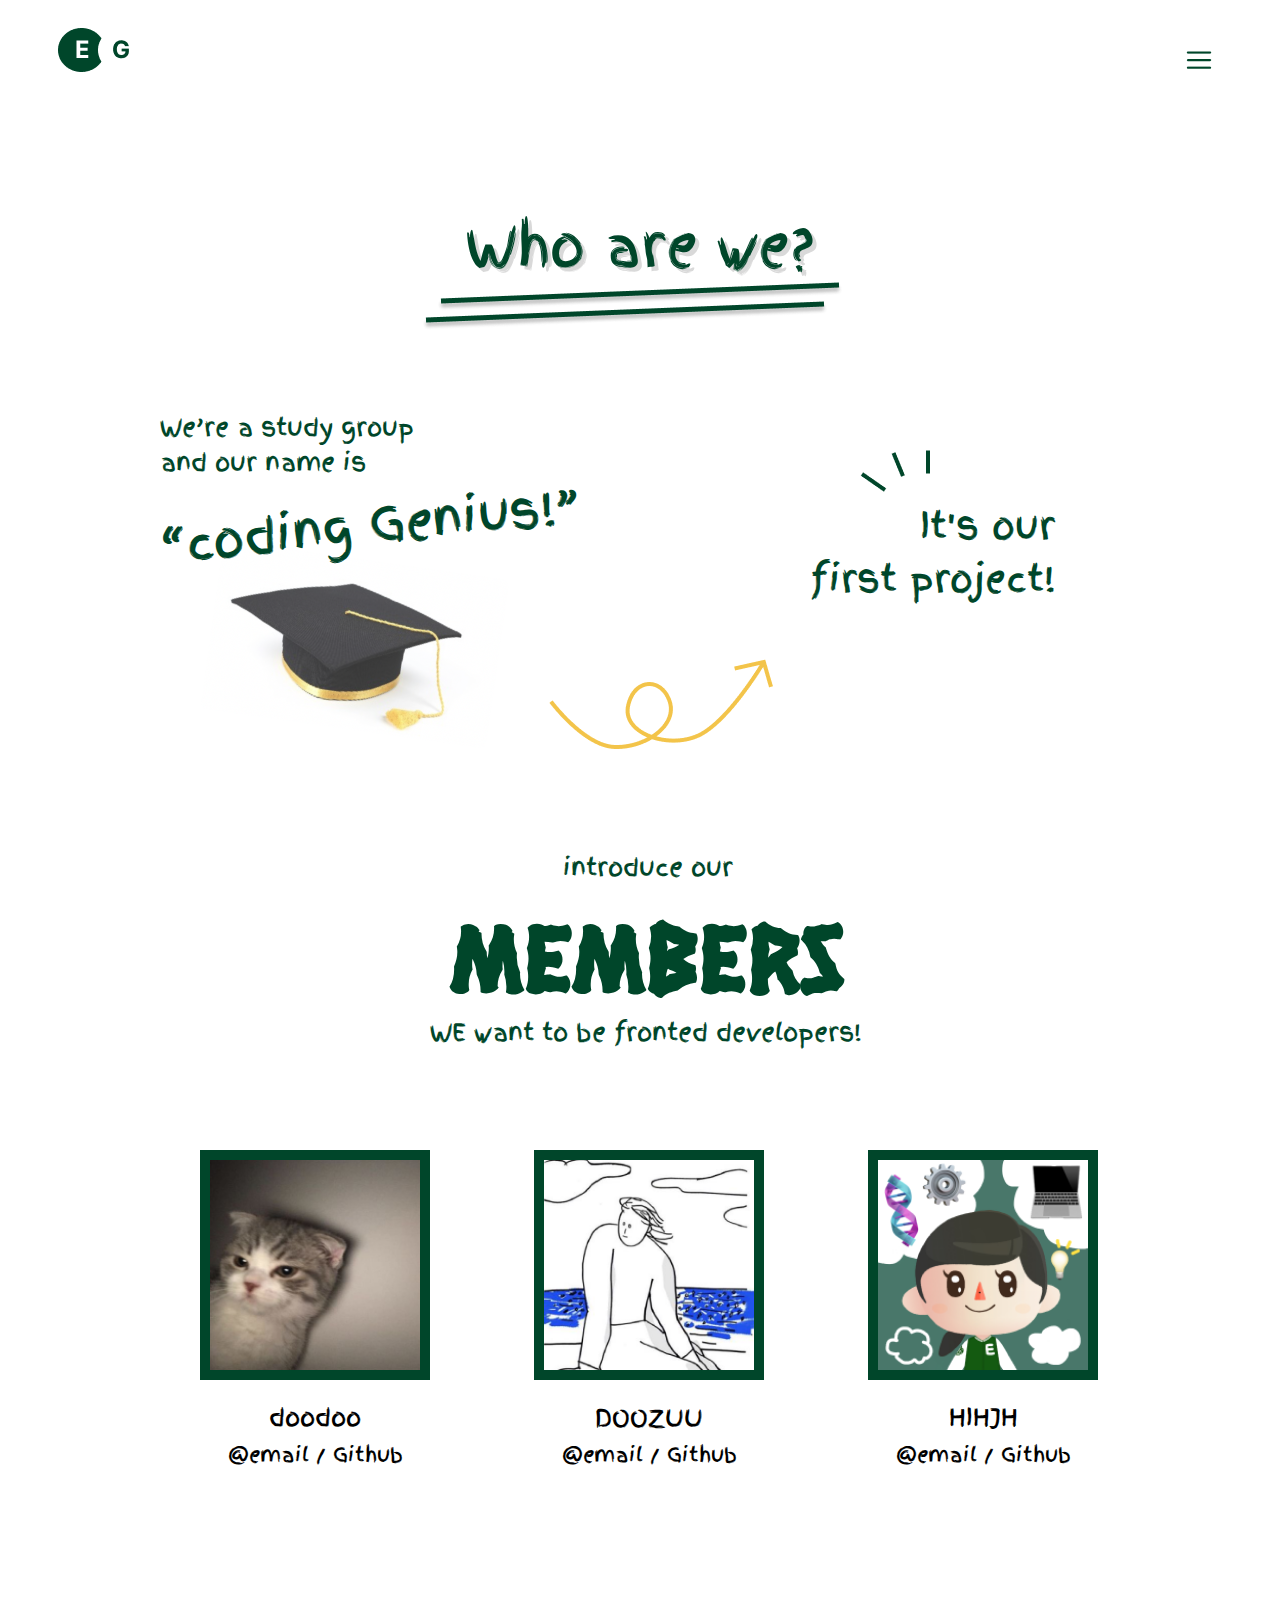
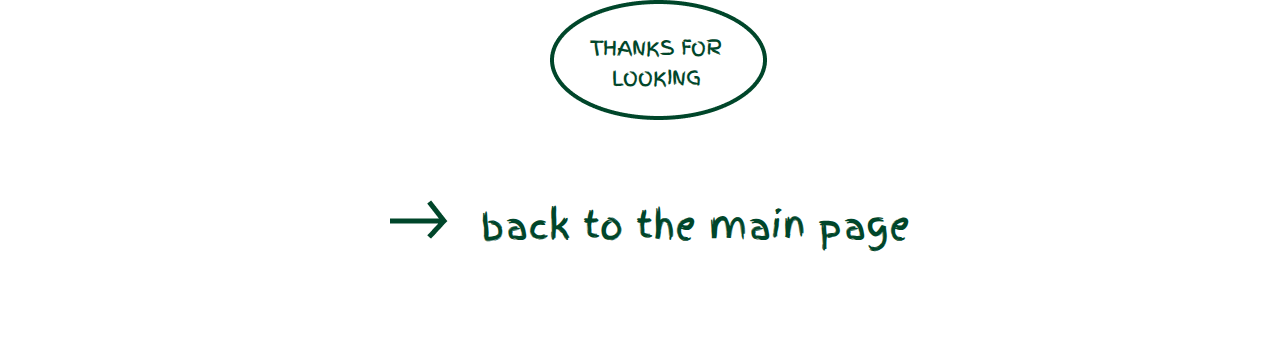
<file: HTML/about_us.html>
<!DOCTYPE html>
<html lang="en">
<head>
    <meta charset="UTF-8">
    <meta http-equiv="X-UA-Compatible" content="IE=edge">
    <meta name="viewport" content="width=device-width, initial-scale=1.0">
    <title>About Us</title>
    <link rel="stylesheet" href="../CSS/about_us.css">
</head>
<body>

    <!-- nav -->
    <nav class="menu_bar">
        <a href="./index.html"><img src="../img/logo.png" alt="logo" id="logo"></a>
        <ul class="menu_list">
            <button id="pop_btn"><li><img src="../img/menu.png" alt=""></li></button>
        </ul>
    </nav>
    <div id="popup">
        <a href="./form_input.html"><h2>공구 신청하기</h2></a>
        <hr>
        <a href="./form_list.html"><h2>진행중인 공구</h2></a>
        <hr>
    <h2>종료된 공구</h2>
    <ul>
        <a href="./clothes_list.html"><li>의류</li></a>
        <br>
        <a href="./accessory_list.html"><li>악세서리</li></a>
    </ul>
    <hr>
    <a href="./about_us.html"><h2>About Us</h2></a>
    </div>

    <div class="main">Who are we? </div>
    <div class="mainLine"><img src="../img/Vector 12.png"></div>
    <div class="mainLine2"><img src="../img/Vector 12.png"></div>

    <div class="weare">We’re a study group<br>and our name is</div>
    <div class="cg">“coding Genius!”</div>
    <div class="img"><img src="../img/학사모.png"><img src="../img/화살표.png"></div>

    <div class="line3"><img src="../img/line3.png"></div>
    <div class="first">It's our<br>first project!</div>
    <div class="intro">introduce our</div>
    <div class="member">MEMBERS</div>
    <div class="front">WE want to be fronted developers!</div>
    <div class="pro">
    <div class="profile"><img src="../img/profile 1.png"><div class="name">doodoo</div><div class="link">@email / Github</div></div>
    <div class="profile"><img src="../img/profile 2.png"><div class="name">DOOZUU</div><div class="link">@email / Github</div></div>
    <div class="profile"><img src="../img/profile 3.png"><div class="name">HIHJH</div><div class="link">@email / Github</div></div>
    </div>
    <div class="circle"><img src="../img/Ellipse 18.png"></div>
    <div class="thank">THANKS FOR<br>LOOKING</div>
    <div class="backto" onClick="location.href='./index.html'"><img src="../img/Vector 11.png"> back to the main page</div>
    <script src="../JS/about_us.js"></script>
</body>
</html>
</file>
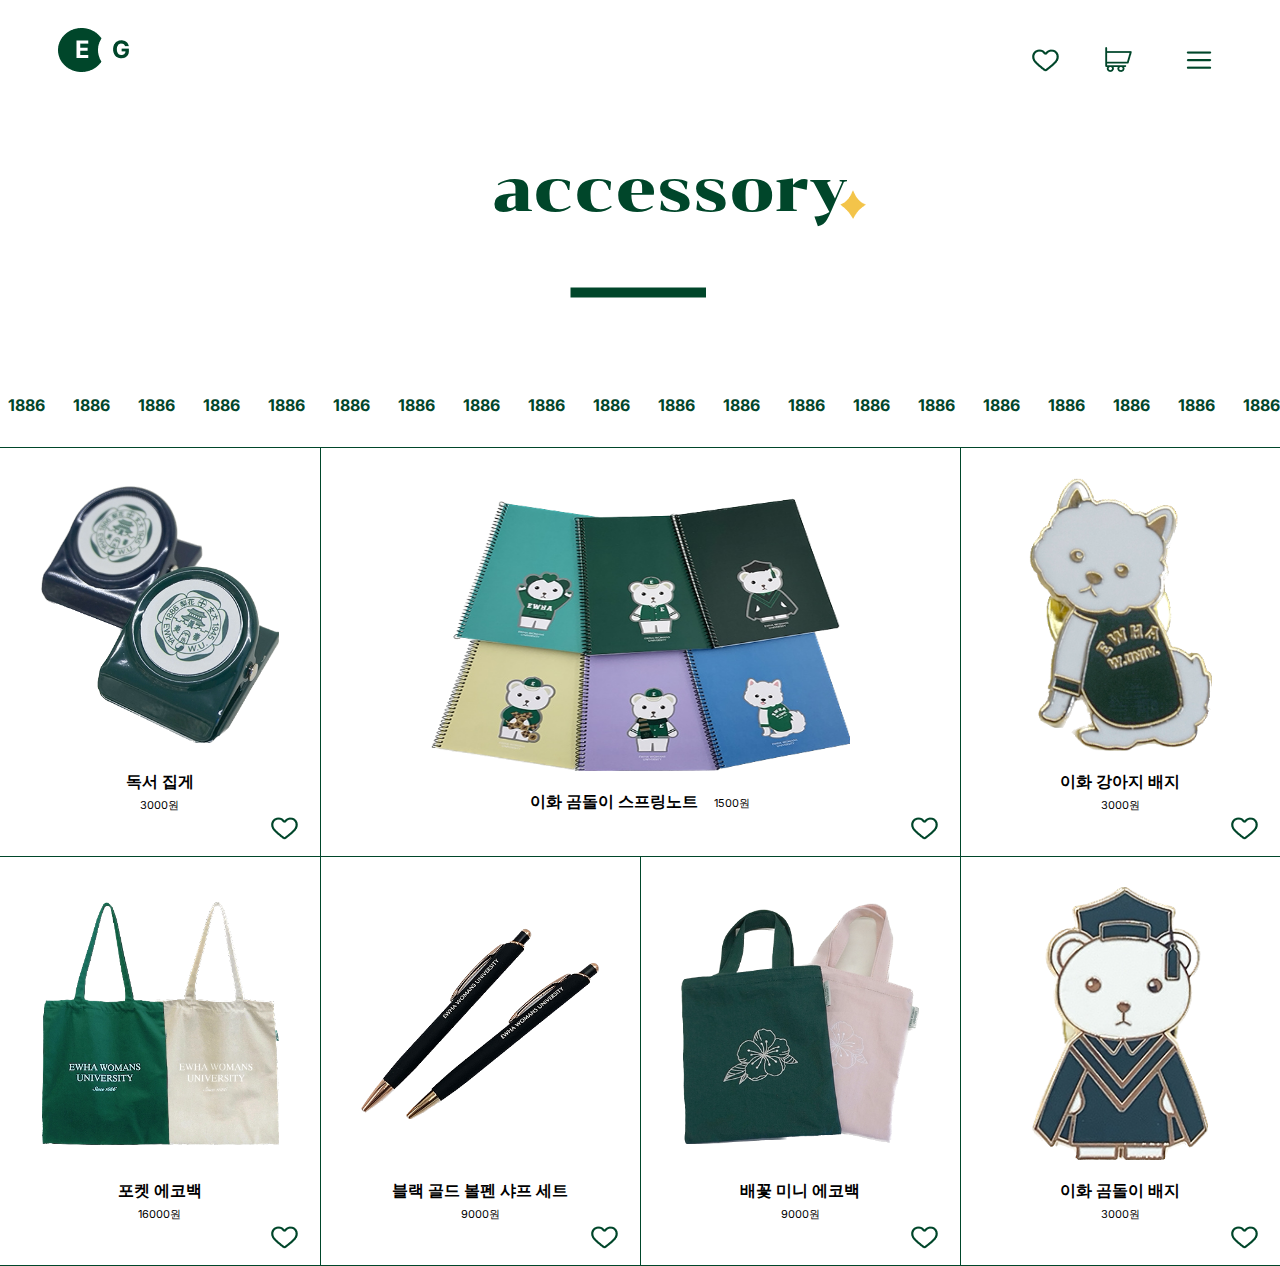
<file: HTML/accessory_list.html>
<!DOCTYPE html>
<html lang="en">
<head>
    <meta charset="UTF-8">
    <meta http-equiv="X-UA-Compatible" content="IE=edge">
    <meta name="viewport" content="width=device-width, initial-scale=1.0">
    <title>accessory_list</title>
    <link rel="stylesheet" href="../CSS/accessory_list.css">
</head>
<body>
    <!-- nav -->
    <nav class="menu_bar">
        <a href="./index.html"><img src="../img/logo.png" alt="logo" id="logo"></a>
        <ul class="menu_list">
            <a href="./wish_list.html"><li><img src="../img/heart.png" alt=""></li></a>
            <a href="./shopping_cart.html"><li><img src="../img/cart.png" alt=""></li></a>
            <button id="pop_btn"><li><img src="../img/menu.png" alt=""></li></button>
        </ul>
    </nav>
    <div id="popup">
        <a href="./form_input.html"><h2>공구 신청하기</h2></a>
        <hr>
        <a href="./form_list.html"><h2>진행중인 공구</h2></a>
        <hr>
    <h2>종료된 공구</h2>
    <ul>
        <a href="./clothes_list.html"><li>의류</li></a>
        <br>
        <a href="./accessory_list.html"><li>악세서리</li></a>
    </ul>
    <hr>
    <a href="./about_us.html"><h2>About Us</h2></a>
    </div>
    <div class="subject">accessory</div>
    <div class="star"><img src="../img/Vector 18.png"></div>
    <div class="bar"><img src="../img/Vector 28.png"></div>
    <div class="numbar">1886&nbsp;&nbsp;&nbsp;&nbsp;&nbsp;&nbsp;&nbsp;1886&nbsp;&nbsp;&nbsp;&nbsp;&nbsp;&nbsp;&nbsp;1886&nbsp;&nbsp;&nbsp;&nbsp;&nbsp;&nbsp;&nbsp;1886&nbsp;&nbsp;&nbsp;&nbsp;&nbsp;&nbsp;&nbsp;1886&nbsp;&nbsp;&nbsp;&nbsp;&nbsp;&nbsp;&nbsp;1886&nbsp;&nbsp;&nbsp;&nbsp;&nbsp;&nbsp;&nbsp;1886&nbsp;&nbsp;&nbsp;&nbsp;&nbsp;&nbsp;&nbsp;1886&nbsp;&nbsp;&nbsp;&nbsp;&nbsp;&nbsp;&nbsp;1886&nbsp;&nbsp;&nbsp;&nbsp;&nbsp;&nbsp;&nbsp;1886&nbsp;&nbsp;&nbsp;&nbsp;&nbsp;&nbsp;&nbsp;1886&nbsp;&nbsp;&nbsp;&nbsp;&nbsp;&nbsp;&nbsp;1886&nbsp;&nbsp;&nbsp;&nbsp;&nbsp;&nbsp;&nbsp;1886&nbsp;&nbsp;&nbsp;&nbsp;&nbsp;&nbsp;&nbsp;1886&nbsp;&nbsp;&nbsp;&nbsp;&nbsp;&nbsp;&nbsp;1886&nbsp;&nbsp;&nbsp;&nbsp;&nbsp;&nbsp;&nbsp;1886&nbsp;&nbsp;&nbsp;&nbsp;&nbsp;&nbsp;&nbsp;1886&nbsp;&nbsp;&nbsp;&nbsp;&nbsp;&nbsp;&nbsp;1886&nbsp;&nbsp;&nbsp;&nbsp;&nbsp;&nbsp;&nbsp;1886&nbsp;&nbsp;&nbsp;&nbsp;&nbsp;&nbsp;&nbsp;1886&nbsp;&nbsp;&nbsp;&nbsp;&nbsp;&nbsp;&nbsp;1886&nbsp;&nbsp;&nbsp;&nbsp;&nbsp;&nbsp;&nbsp;1886&nbsp;&nbsp;&nbsp;&nbsp;&nbsp;&nbsp;1886&nbsp;&nbsp;&nbsp;&nbsp;&nbsp;&nbsp;&nbsp;1886&nbsp;&nbsp;&nbsp;&nbsp;&nbsp;&nbsp;1886</div>
    
    <table>
        <tr>
            <td>
                <div class="item">
                    <img class="itemImage" src="../img/독서집게.png">
                    <img class="hoverCircle" src="../img/background.png">
                </div>
                <div id="itemName">독서 집게</div>
                <div id="itemPrice">3000원</div>
                <div id="heart">
                    <img src="../img/heart.png">
                </div>
                <div id="heart2">
                    <img id="heartimg" src="../img/whiteheart.png">
                </div>
            </td>
            <td colspan="2">
                <div class="item">
                    <img class="bigImage" src="../img/이화곰돌이스프링노트.png">
                    <img class="hoverCircle" src="../img/backgroundLong.png">
                </div>
                <div>
                    <span id="itemName">이화 곰돌이 스프링노트</span>&nbsp;&nbsp;&nbsp;
                    <span id="itemPrice">1500원</span>
                </div>
                <div id="heart">
                    <img src="../img/heart.png">
                </div>
                <div id="heart2">
                    <img id="heartimg" src="../img/whiteheart.png">
                </div>
            </td>
            <td>
                <div class="item">
                    <img class="itemImage" src="../img/이화강아지배지.png">
                    <img class="hoverCircle" src="../img/background.png">
                </div>
                <div id="itemName">이화 강아지 배지</div>
                <div id="itemPrice">3000원</div>
                <div id="heart">
                    <img src="../img/heart.png">
                </div>
                <div id="heart2">
                    <img id="heartimg" src="../img/whiteheart.png">
                </div>
            </td>
        </tr>
        <tr>
            <td>
                <div class="item">
                    <img class="itemImage" src="../img/포켓에코백.png">
                    <img class="hoverCircle" src="../img/background.png">
                </div>
                <div id="itemName">포켓 에코백</div>
                <div id="itemPrice">16000원</div>
                <div id="heart">
                    <img src="../img/heart.png">
                </div>
                <div id="heart2">
                    <img id="heartimg" src="../img/whiteheart.png">
                </div>
            </td>
            <td>
                <div class="item">
                    <img class="itemImage" src="../img/블랙골드볼펜샤프세트.png">
                    <img class="hoverCircle" src="../img/background.png">
                </div>
                <div id="itemName">블랙 골드 볼펜 샤프 세트</div>
                <div id="itemPrice">9000원</div>
                <div id="heart">
                    <img src="../img/heart.png">
                </div>
                <div id="heart2">
                    <img id="heartimg" src="../img/whiteheart.png">
                </div>
            </td>
            <td>
                <div class="item">
                    <img class="itemImage" src="../img/배꽃미니에코백.png">
                    <img class="hoverCircle" src="../img/background.png">
                </div>
                <div id="itemName">배꽃 미니 에코백</div>
                <div id="itemPrice">9000원</div>
                <div id="heart">
                    <img src="../img/heart.png">
                </div>
                <div id="heart2">
                    <img id="heartimg" src="../img/whiteheart.png">
                </div>
            </td>
            <td>
                <div class="item">
                    <img class="itemImage" src="../img/이화곰돌이배지.png">
                    <img class="hoverCircle" src="../img/background.png">
                </div>
                <div id="itemName">이화 곰돌이 배지</div>
                <div id="itemPrice">3000원</div>
                <div id="heart">
                    <img src="../img/heart.png">
                </div>
                <div id="heart2">
                    <img id="heartImg" src="../img/whiteheart.png">
                </div>
                <!--
                <div id="heart3">
                    <img id="heartCheck" src="../img/heartfull.png">
                </div>
                -->
            </td>
        </tr>
    </table>
    <script src="../JS/accessory_list.js"></script>
</body>
</html>
</file>
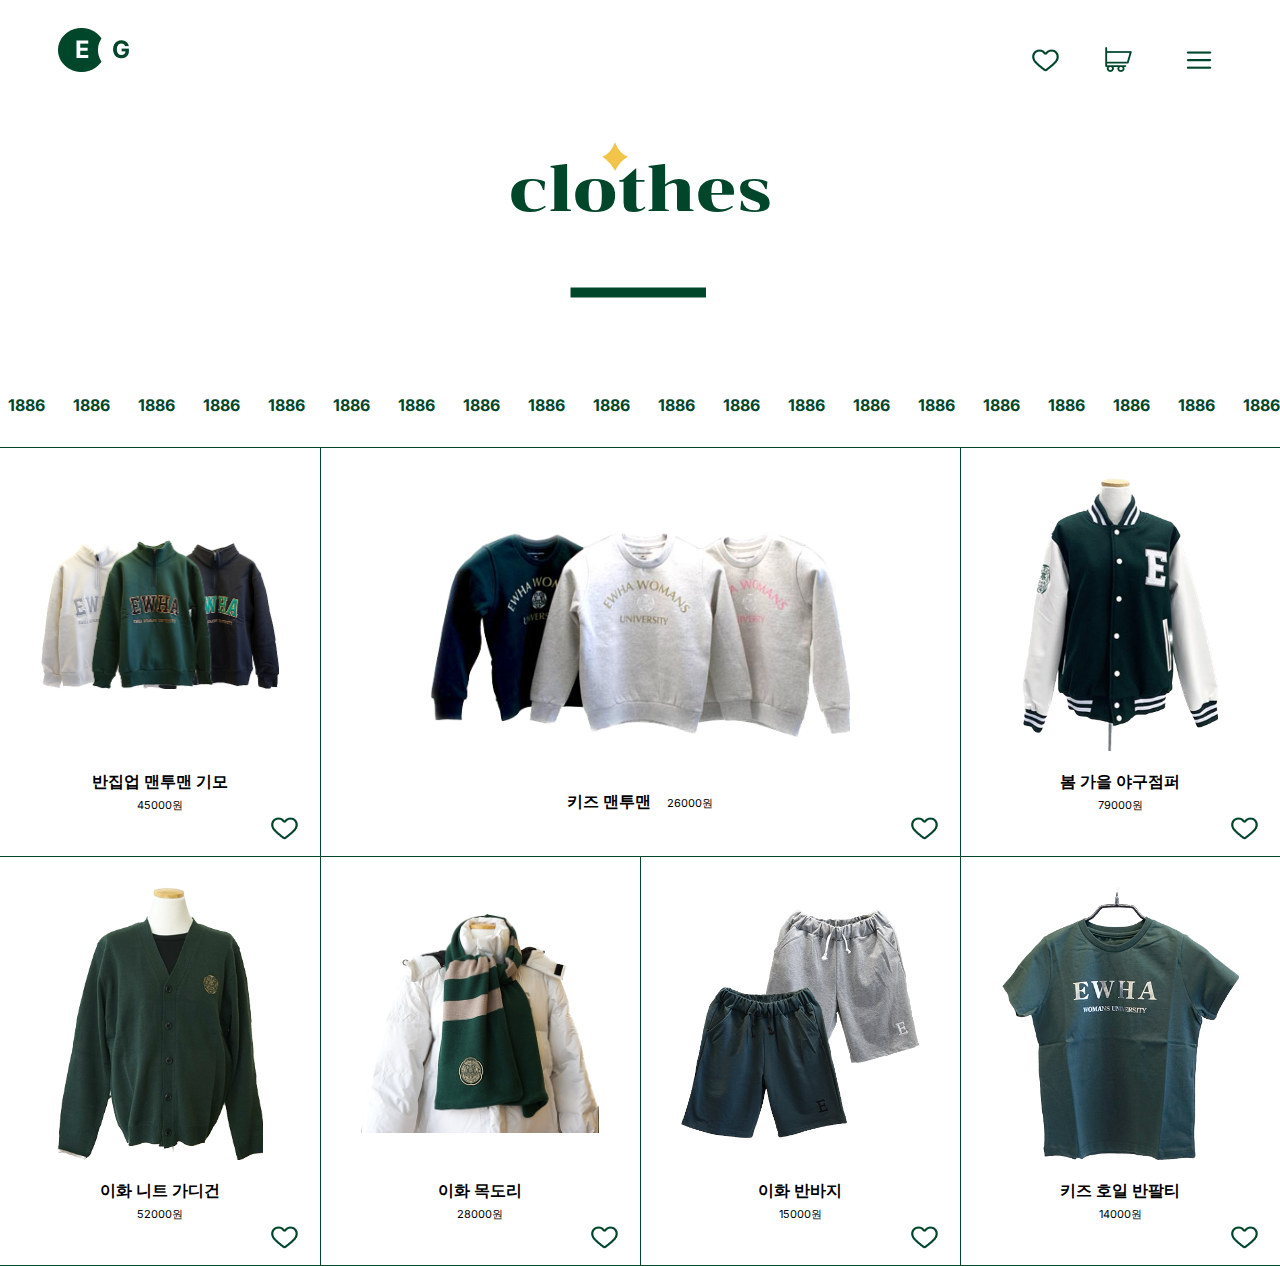
<file: HTML/clothes_list.html>
<!DOCTYPE html>
<html lang="en">
<head>
    <meta charset="UTF-8">
    <meta http-equiv="X-UA-Compatible" content="IE=edge">
    <meta name="viewport" content="width=device-width, initial-scale=1.0">
    <title>clothes_list</title>
    <link rel="stylesheet" href="../CSS/clothes_list.css">
</head>
<body>
    <!-- nav -->
    <nav class="menu_bar">
        <a href="./index.html"><img src="../img/logo.png" alt="logo" id="logo"></a>
        <ul class="menu_list">
            <a href="./wish_list.html"><li><img src="../img/heart.png" alt=""></li></a>
            <a href="./shopping_cart.html"><li><img src="../img/cart.png" alt=""></li></a>
            <button id="pop_btn"><li><img src="../img/menu.png" alt=""></li></button>
        </ul>
    </nav>
    <div id="popup">
        <a href="./form_input.html"><h2>공구 신청하기</h2></a>
        <hr>
        <a href="./form_list.html"><h2>진행중인 공구</h2></a>
        <hr>
    <h2>종료된 공구</h2>
    <ul>
        <a href="./clothes_list.html"><li>의류</li></a>
        <br>
        <a href="./accessory_list.html"><li>악세서리</li></a>
    </ul>
    <hr>
    <a href="./about_us.html"><h2>About Us</h2></a>
    </div>
    <div class="subject">clothes</div>
    <div class="star"><img src="../img/Vector 18.png"></div>
    <div class="bar"><img src="../img/Vector 28.png"></div>
    <div class="numbar">1886&nbsp;&nbsp;&nbsp;&nbsp;&nbsp;&nbsp;&nbsp;1886&nbsp;&nbsp;&nbsp;&nbsp;&nbsp;&nbsp;&nbsp;1886&nbsp;&nbsp;&nbsp;&nbsp;&nbsp;&nbsp;&nbsp;1886&nbsp;&nbsp;&nbsp;&nbsp;&nbsp;&nbsp;&nbsp;1886&nbsp;&nbsp;&nbsp;&nbsp;&nbsp;&nbsp;&nbsp;1886&nbsp;&nbsp;&nbsp;&nbsp;&nbsp;&nbsp;&nbsp;1886&nbsp;&nbsp;&nbsp;&nbsp;&nbsp;&nbsp;&nbsp;1886&nbsp;&nbsp;&nbsp;&nbsp;&nbsp;&nbsp;&nbsp;1886&nbsp;&nbsp;&nbsp;&nbsp;&nbsp;&nbsp;&nbsp;1886&nbsp;&nbsp;&nbsp;&nbsp;&nbsp;&nbsp;&nbsp;1886&nbsp;&nbsp;&nbsp;&nbsp;&nbsp;&nbsp;&nbsp;1886&nbsp;&nbsp;&nbsp;&nbsp;&nbsp;&nbsp;&nbsp;1886&nbsp;&nbsp;&nbsp;&nbsp;&nbsp;&nbsp;&nbsp;1886&nbsp;&nbsp;&nbsp;&nbsp;&nbsp;&nbsp;&nbsp;1886&nbsp;&nbsp;&nbsp;&nbsp;&nbsp;&nbsp;&nbsp;1886&nbsp;&nbsp;&nbsp;&nbsp;&nbsp;&nbsp;&nbsp;1886&nbsp;&nbsp;&nbsp;&nbsp;&nbsp;&nbsp;&nbsp;1886&nbsp;&nbsp;&nbsp;&nbsp;&nbsp;&nbsp;&nbsp;1886&nbsp;&nbsp;&nbsp;&nbsp;&nbsp;&nbsp;&nbsp;1886&nbsp;&nbsp;&nbsp;&nbsp;&nbsp;&nbsp;&nbsp;1886&nbsp;&nbsp;&nbsp;&nbsp;&nbsp;&nbsp;&nbsp;1886&nbsp;&nbsp;&nbsp;&nbsp;&nbsp;&nbsp;1886&nbsp;&nbsp;&nbsp;&nbsp;&nbsp;&nbsp;&nbsp;1886&nbsp;&nbsp;&nbsp;&nbsp;&nbsp;&nbsp;1886</div>

    <table>
        <tr>
            <td>
                <div class="item">
                    <img class="itemImage" src="../img/반집업맨투맨기모.png">
                    <img class="hoverCircle" src="../img/background.png">
                </div>
                <div id="itemName">반집업 맨투맨 기모</div>
                <div id="itemPrice">45000원</div>
                <div id="heart">
                    <img src="../img/heart.png">
                </div>
                <div id="heart2">
                    <img id="heartimg" src="../img/whiteheart.png">
                </div>
            </td>
            <td colspan="2">
                <div class="item">
                    <img class="bigImage" src="../img/키즈맨투맨.png">
                    <img class="hoverCircle" src="../img/backgroundLong.png">
                </div>
                <div>
                    <span id="itemName">키즈 맨투맨</span>&nbsp;&nbsp;&nbsp;
                    <span id="itemPrice">26000원</span>
                </div>
                <div id="heart">
                    <img src="../img/heart.png">
                </div>
                <div id="heart2">
                    <img id="heartimg" src="../img/whiteheart.png">
                </div>
            </td>
            <td>
                <div class="item">
                    <img class="itemImage" src="../img/봄가을야구점퍼.png">
                    <img class="hoverCircle" src="../img/background.png">
                </div>
                <div id="itemName">봄 가을 야구점퍼</div>
                <div id="itemPrice">79000원</div>
                <div id="heart">
                    <img src="../img/heart.png">
                </div>
                <div id="heart2">
                    <img id="heartimg" src="../img/whiteheart.png">
                </div>
            </td>
        </tr>
        <tr>
            <td>
                <div class="item">
                    <img class="itemImage" src="../img/이화니트가디건.png">
                    <img class="hoverCircle" src="../img/background.png">
                </div>
                <div id="itemName">이화 니트 가디건</div>
                <div id="itemPrice">52000원</div>
                <div id="heart">
                    <img src="../img/heart.png">
                </div>
                <div id="heart2">
                    <img id="heartimg" src="../img/whiteheart.png">
                </div>
            </td>
            <td>
                <div class="item">
                    <img class="itemImage" src="../img/이화목도리.png">
                    <img class="hoverCircle" src="../img/background.png">
                </div>
                <div id="itemName">이화 목도리</div>
                <div id="itemPrice">28000원</div>
                <div id="heart">
                    <img src="../img/heart.png">
                </div>
                <div id="heart2">
                    <img id="heartimg" src="../img/whiteheart.png">
                </div>
            </td>
            <td>
                <div class="item">
                    <img class="itemImage" src="../img/이화반바지.png">
                    <img class="hoverCircle" src="../img/background.png">
                </div>
                <div id="itemName">이화 반바지</div>
                <div id="itemPrice">15000원</div>
                <div id="heart">
                    <img src="../img/heart.png">
                </div>
                <div id="heart2">
                    <img id="heartimg" src="../img/whiteheart.png">
                </div>
            </td>
            <td>
                <div class="item">
                    <img class="itemImage" src="../img/키즈호일반팔티.png">
                    <img class="hoverCircle" src="../img/background.png">
                </div>
                <div id="itemName">키즈 호일 반팔티</div>
                <div id="itemPrice">14000원</div>
                <div id="heart">
                    <img src="../img/heart.png">
                </div>
                <div id="heart2">
                    <img id="heartImg" src="../img/whiteheart.png">
                </div>
                <!--
                <div id="heart3">
                    <img id="heartCheck" src="../img/heartfull.png">
                </div>
                -->
            </td>
        </tr>
    </table>
    <script src="../JS/clothes_list.js"></script>
</body>
</html>
</file>
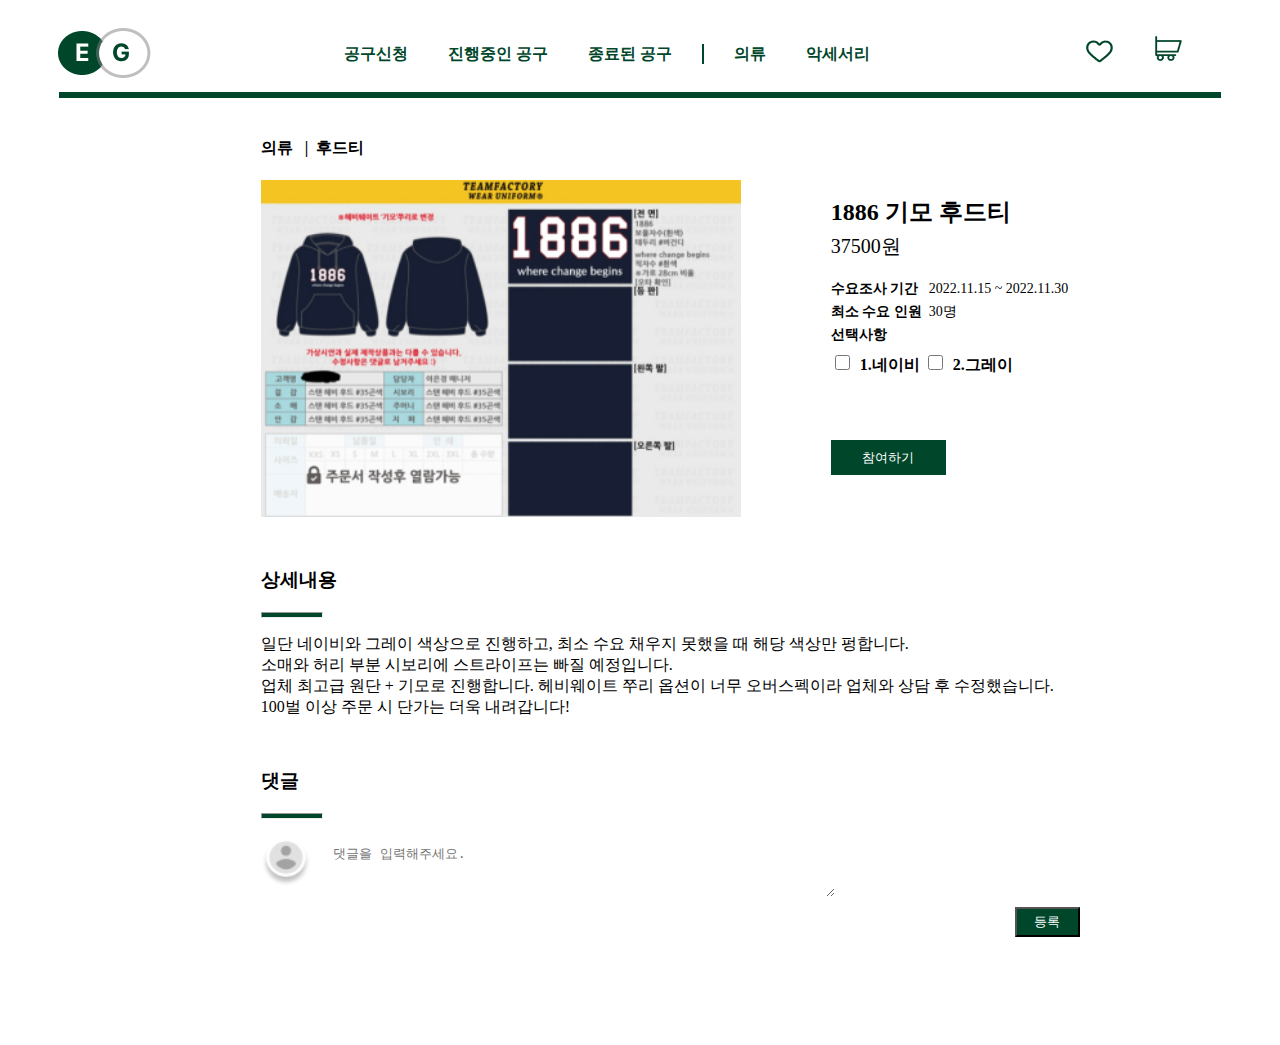
<file: HTML/detail.html>
<!DOCTYPE html>
<html lang="en">
<head>
    <meta charset="UTF-8">
    <meta http-equiv="X-UA-Compatible" content="IE=edge">
    <meta name="viewport" content="width=device-width, initial-scale=1.0">
    <title>Document</title>
    <link rel="stylesheet" href="../CSS/detail.css">
</head>
<body>
     <!--상단바-->
     <nav class="menu_bar">
        <a href="./index.html"><img src="../img/logo_white.png" alt="logo" id="logo"></a>
        <ul class="menu_list">
            <span class="center">
                <a href="./form_input.html">
                    <li>공구신청</li>
                </a>
                <a href="./form_list.html">
                    <li>진행중인 공구</li>
                </a>
                <span>종료된 공구</span>
                <div class="seperate"></div>
                <a href="./clothes_list.html">
                    <li>의류</li>
                </a>
                <a href="./accessory_list.html">
                    <li>악세서리</li>
                </a>
            </span>
        </ul>
        <a href="./wish_list.html" id="icons"><li><img src="../img/heart.png" alt=""></li></a>
        <a href="./shopping_cart.html" id="icons"><li><img src="../img/cart.png" alt=""></li></a>
    </nav>
    <div id="bar"></div>
    <!--description-->
    <section id="info">
        <h4>의류 &nbsp;&nbsp;|&nbsp;&nbsp;후드티</h4>
        <div id="info_list">
            <img src="../img/hoody.png" alt="" id="img">
            <ul>
                <li id="name">1886 기모 후드티</li>
                <li id="price">37500원</li>
                <li id="duration"><span>수요조사 기간</span> &nbsp; <span id="dur">2022.11.15 ~ 2022.11.30</span></li>
                <li id="minimum"><span>최소 수요 인원</span> &nbsp;<span id="person">30명</span></li>
                <li id="choice">선택사항</li>
                <li><input type="checkbox" id="check">1.네이비 <input type="checkbox" id="check">2.그레이</li>
                <button type="submit" id="participation" onclick="location.href='./shopping_cart.html'">참여하기</button>
            </ul>
        </div>
        <!--detail-->
        <h3>상세내용</h3>
        <hr id="short_bar">
        <p>
            일단 네이비와 그레이 색상으로 진행하고, 최소 수요 채우지 못했을 때 해당 색상만 펑합니다.<br>
            소매와 허리 부분 시보리에 스트라이프는 빠질 예정입니다. <br>
            업체 최고급 원단 + 기모로 진행합니다. 헤비웨이트 쭈리 옵션이 너무 오버스펙이라 업체와 상담 후 수정했습니다.<br>
            100벌 이상 주문 시 단가는 더욱 내려갑니다!
        </p>
        <!--comment-->
        <h3>댓글</h3>
        <hr id="short_bar">
        <div id="comment">
            <img src="../img/profile.png" alt="" id="profile">
            <p><textarea name="" id="block" cols="30" rows="10" placeholder="댓글을 입력해주세요."></textarea></p> 
            <button id="submit">등록</button>
        </div>
    </section>
    <script href="../JS/detail.js"></script>
</body>
</html>
</file>
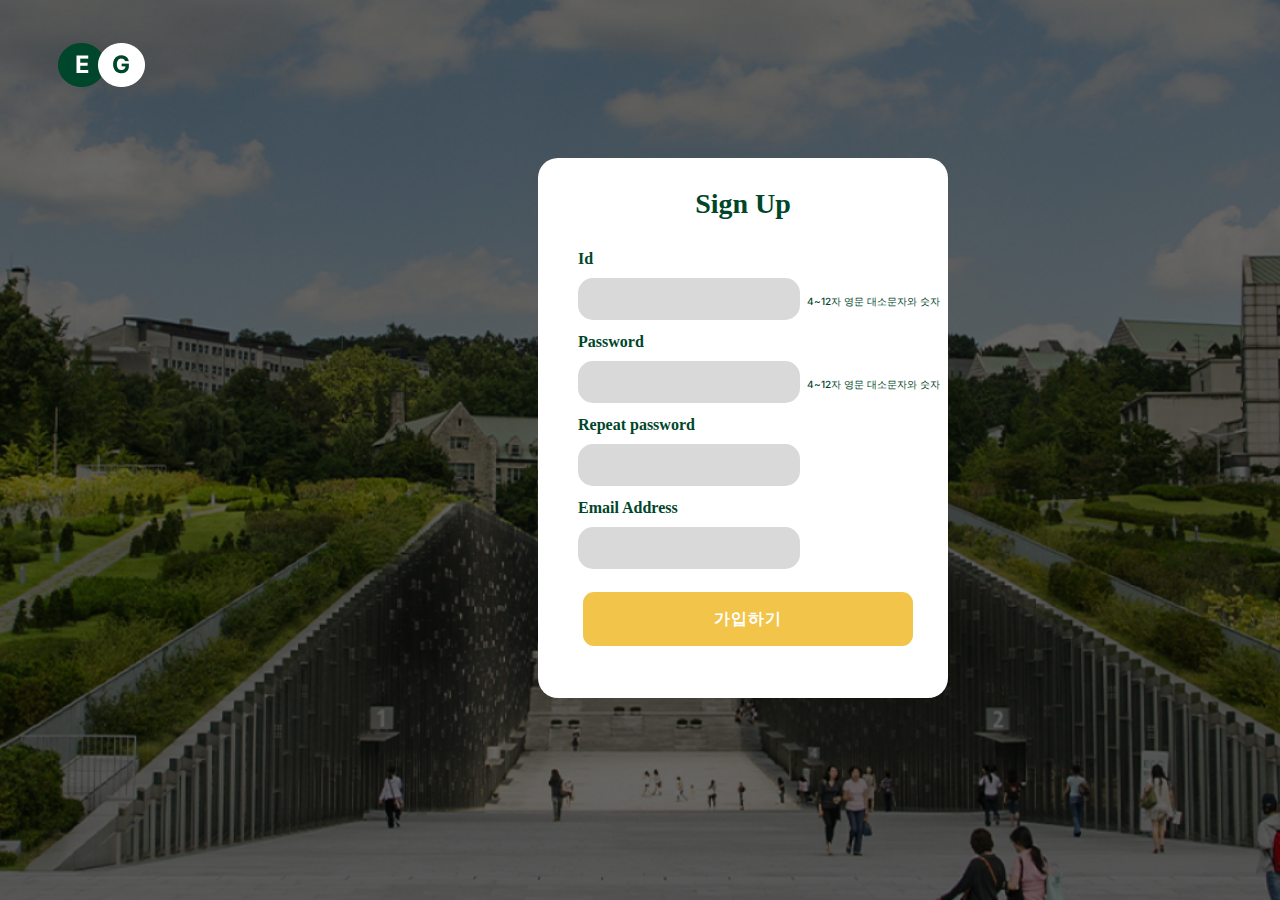
<file: HTML/sign_up.html>
<!DOCTYPE html>
<html lang="en">
<head>
    <meta charset="UTF-8">
    <meta http-equiv="X-UA-Compatible" content="IE=edge">
    <meta name="viewport" content="width=device-width, initial-scale=1.0">
    <title>Document</title>
    <link rel="stylesheet" href="../CSS/sign_up.css">
</head>
<body>
    
    <div class="img">
        <div class="nav">
            <!--nav-->
            <nav class="menu_bar">
                <a href="./index.html"><img src="../img/logo.png" alt="logo" id="logo"></a>
            </nav>
        </div>
        <div class="content">
            <div class="signUpInput">
                <div id="signUp">Sign Up</div>
                <div id="form">
                <div id="name">Id</div>
                <input type="text" name="id" id="id">
                <span id="ex">4~12자 영문 대소문자와 숫자</span>
                <div id="name">Password</div>
                <input type="password" name="pw" id="pw">
                <span id="ex">4~12자 영문 대소문자와 숫자</span>
                <div id="name">Repeat password</div>
                <input type="password" name="re_pw" id="re_pw"><br>
                <div id="name">Email Address</div>
                <input type="email" name="email" id="email"><br>
                <button type="submit"id="signbutton" onclick="popup()">가입하기</button><br>
                </div>
            </div>
        </div>
        <div class="img-cover"></div>
        <div id="pop" style="display: none;">
            <div id="popbar"><img src="../img/x_icon.png" onclick="delete_box()"></div>
            <div id="cong"><span name="id">00</span> 님의 가입을 축하합니다!</div>
            <div id="loginButton"><a href="./login.html">로그인하기</a></div>
        </div>
    </div>

    <script src="../JS/sign_up.js"></script>
</body>
</html>
</file>
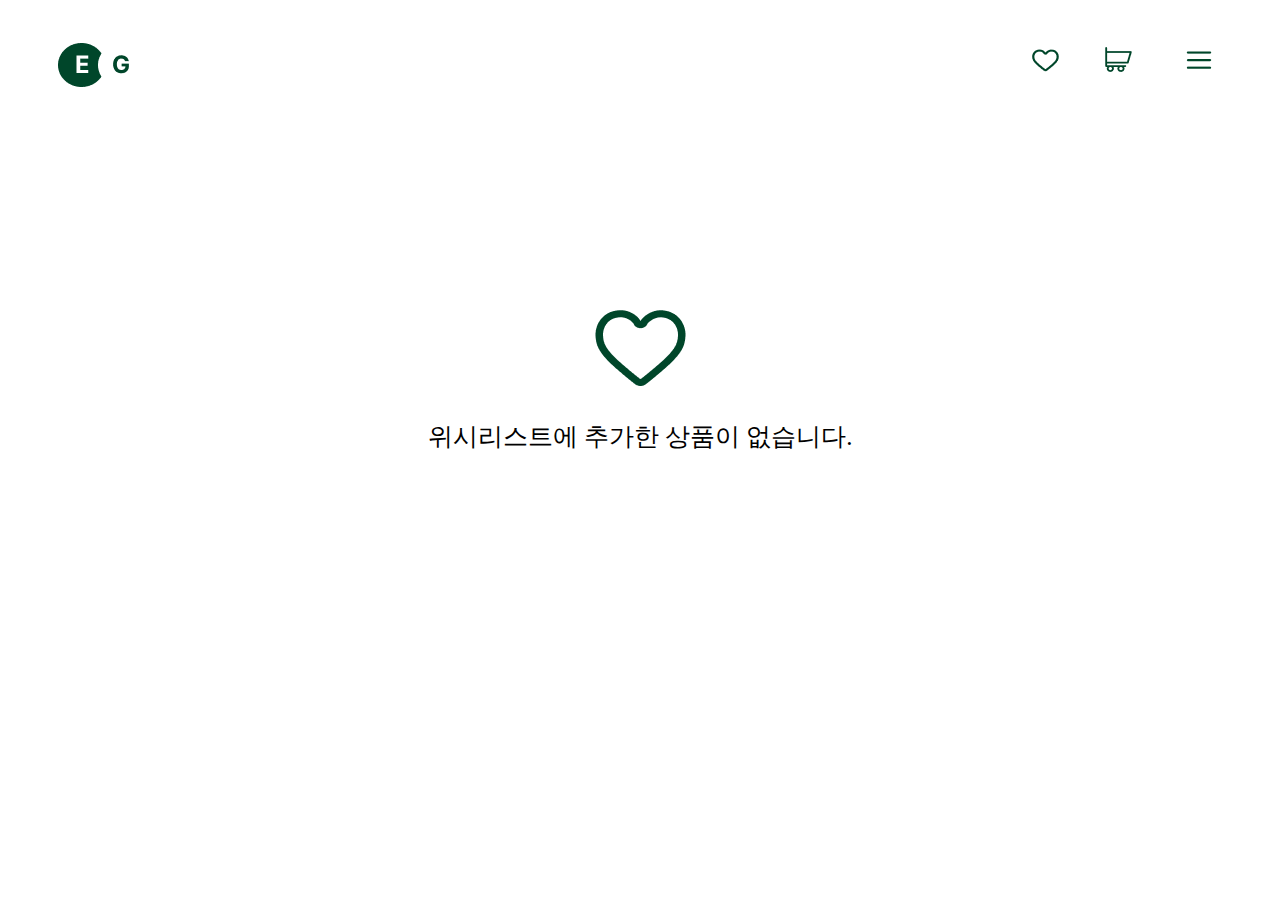
<file: HTML/wish_list.html>
<!DOCTYPE html>
<html lang="en">
<head>
    <meta charset="UTF-8">
    <meta http-equiv="X-UA-Compatible" content="IE=edge">
    <meta name="viewport" content="width=device-width, initial-scale=1.0">
    <title>Document</title>
    <link rel="stylesheet" href="../CSS/wish_list.css">
</head>
<body>
     <!--상단바-->
     <nav class="menu_bar">
        <a href="./index.html"><img src="../img/logo.png" alt="logo" id="logo"></a>
        <ul class="menu_list">
            <a href="./wish_list.html"><li><img src="../img/heart.png" alt=""></li></a>
            <a href="./shopping_cart.html"><li><img src="../img/cart.png" alt=""></li></a>
            <button id="pop_btn"><li><img src="../img/menu.png" alt=""></li></button>
        </ul>
    </nav>
    <div id="popup">
        <a href="./form_input.html"><h2>공구 신청하기</h2></a>
        <hr>
        <a href="./form_list.html"><h2>진행중인 공구</h2></a>
        <hr>
    <h2>종료된 공구</h2>
    <ul>
        <a href="./clothes_list.html"><li>의류</li></a>
        <br>
        <a href="./accessory_list.html"><li>악세서리</li></a>
    </ul>
    <hr>
    <a href="./about_us.html"><h2>About Us</h2></a>
    </div>
    <div id="middle">
        <img src="../img/big_heart.png" alt="" id="big_heart">
        <h2>위시리스트에 추가한 상품이 없습니다.</h2>
    </div>
    <script src="../JS/wish_list.js"></script>
</body>
</html>
</file>
<file: CSS/about_us.css>
@import url('https://fonts.googleapis.com/css2?family=Finger+Paint&family=Hanalei+Fill&display=swap');

/* nav */
.menu_bar{
    display: flex;
    flex-direction: row;
    justify-content: space-between;
    margin-left: 50px;
    margin-right: 50px;
    padding-top: 20px;
}

li{
    list-style: none;
    display: inline;
    margin-left: 20px;
    vertical-align: middle;
}

a{
    text-decoration: none;
    margin-right: 20px;
}

.login>li{
    color: #00462A;
    font-size: 20px;
}

#pop_btn{
    background-color: transparent;
    border: none;
    cursor: pointer;
}

#popup{
    display: none;
    background-color: #00462A;
    width: 200px;
    height: 350px;
    padding-left: 20px;
    padding-right: 20px;
    position: absolute;
    right: 0%;
    border-radius: 10px;
}

#popup>a>h2{
    color: #D9D9D9;
    font-size: 20px;
    margin-top: 25px;
    margin-bottom: 0px;
}

#popup>h2{
    color: #D9D9D9;
    font-size: 20px;
}

#popup>ul>a>li{
    color: #D9D9D9;
}

hr{
    width: 200px;
}

.main{
    font-family: 'Finger Paint', cursive;
    text-align: center;
    font-size: 55px;
    color: #00462A;
    margin-top: 110px;
    text-shadow: 4px 4px #D9D9D9;
}

.mainLine{
    text-align: center;
    margin-top: -5px;
}

.mainLine2{
    text-align:center;
    margin-top: -15px;
    padding-right: 30px;
}

.weare{
    font-family: 'Finger Paint', cursive;
    font-size: 24px;
    position:absolute;
    left:50%;
    top: 410px;
    margin-left: -480px;
    color: #00462A;
}

.cg{
    font-family: 'Finger Paint', cursive;
    font-size: 48px;
    position:absolute;
    left:50%;
    top: 490px;
    margin-left: -480px;
    color: #00462A;
    transform: rotate(-5.5deg);
    z-index: 2;
}

.img{
    position:absolute;
    left: 50%;
    top: 540px;
    margin-left: -440px;
    z-index: 1;
}

.img img{
    margin-right: 40px;
}

.line3{
    position:absolute;
    left: 50%;
    top: 450px;
    margin-left: 220px;
}

.first{
    position:absolute;
    left: 50%;
    top: 500px;
    margin-left: 170px;
    text-align: right;
    color: #00462A;
    font-family: 'Finger Paint', cursive;
    font-size: 36px;
}

.intro{
    position:absolute;
    top: 850px;
    left: 50%;
    margin-left: -77px;
    color: #00462A;
    font-family: 'Finger Paint', cursive;
    font-size: 24px;
}

.member{
    position:absolute;
    top: 890px;
    left: 50%;
    margin-left: -190px;
    color: #00462A;
    font-family: 'Hanalei Fill', cursive;
    font-size: 100px;
}

.front{
    position:absolute;
    top: 1015px;
    left: 50%;
    margin-left: -210px;
    color: #00462A;
    font-family: 'Finger Paint', cursive;
    font-size: 24px;
}

.pro{
    position:absolute;
    top: 1150px;
    left: 50%;
    margin-left: -490px;
}

.profile{
    display: inline-block;
}

.profile img{
    float:left;
    width: 210px;
    height: 210px;
    margin-left: 50px;
    margin-right: 50px;
    margin-bottom: 20px;
    border: 10px solid #00462A;
}

.name, .link{
    color: #000000;
    font-family: 'Finger Paint', cursive;
    font-size: 24px;
    text-align: center;
}

.link{
    margin-top: 5px;
    font-size: 20px;
}

.circle{
    position:absolute;
    top: 1600px;
    left: 50%;
    margin-left: -90px;
}

.thank{
    position: absolute;
    top: 1633px;
    left: 50%;
    margin-left: -50px;
    color: #00462A;
    font-family: 'Finger Paint', cursive;
    font-size: 20px;
    text-align: center;
}

.backto{
    position: absolute;
    top: 1800px;
    left: 50%;
    margin-left: -250px;
    color: #00462A;
    font-family: 'Finger Paint', cursive;
    font-size: 36px;
    padding-bottom: 100px;
}

.backto img{
    margin-right: 20px;
}
</file>
<file: CSS/accessory_list.css>
@import url('https://fonts.googleapis.com/css2?family=Chonburi&family=Inter&display=swap');

html{
    background: #FFFFFF;
}

.subject{
    position: absolute;
    top: 150px;
    left: 50%;
    width: 296px;
    height: 25px;
    margin-left: -148px;
    text-align: center;
    font-family: 'Chonburi', cursive;
    font-size: 64px;
    color: #00462A;
}

.star{
    position: absolute;
    top: 190px;
    left: 50%;
    width: 18px;
    height: 20px;
    margin-left: 200px;
    text-align: center;
}

.bar{
    position: absolute;
    width: 135.5px;
    height: 0px;
    left: 50%;
    top: 283.5px;
    margin-left: -70px;
}


.numbar{
    position: absolute;
    width: 100%;
    top: 396px;
    font-size: 16px;
    font-family: 'Inter', sans-serif;
    color: #00462A;
    line-height: 19px;
    font-weight: bold;
}

table{
    position: absolute;
    top: 447px;
    left: 0px;
    right: 0px;
    width: 100%;
    border-top: solid 0.5px #00462A;
    border-collapse: collapse;
    table-layout: fixed;
}

td{
    text-align: center;
    border-bottom: solid 0.5px #00462A;
    border-left: solid 0.5px #00462A;
    padding: 20px 20px 5px 20px;
    vertical-align: bottom;
}

td:hover{
    background-color: #00462A;
}

td:hover #itemName, td:hover #itemPrice{
    color: #EEEEEE;
    font-weight: bold;
}

td:hover .hoverCircle{
    display: block;
}

td:hover #heart{
    display: none;
}

td:hover #heart2{
    display: block;
}

td:first-child {
    border-left: none;
}

.item{
    position: relative;
    width: 100%;
    height: 273px;
    display: flex; 
    align-items:center;
    justify-content:center;
    margin-top: 10px;
    margin-bottom: 10px;
}

.itemImage{
    position: absolute;
    max-width: 85%;
    max-height: 273px;
}

.bigImage{
    width: 70%;
    max-height: 273px;
    margin-top: 10px;
    margin-bottom: 30px;

}

#itemName{
    margin-top: 20px;
    text-align: center;
    font-family: 'Inter', sans-serif;
    font-size: 16px;
    font-weight: bold;
    color: #000000;
}

#itemPrice{
    margin-top: 5px;
    text-align: center;
    font-family: 'Inter', sans-serif;
    font-size: 11px;
    color: #000000;
}

.hoverCircle{
    display: none;
    position: absolute;
    width: 90%;
    height: 99%;
}

#heart{
    text-align: right;
    margin-bottom: 5px;
}

#heart2{
    text-align: right;
    margin-bottom: 5px;
    display: none;
}

/*
td:hover:after #heart2 img:hover #heart2{
    display: none;
}

td:hover:after #heart2 img:hover #heart3{
    display: block;
}

#heart3{
    text-align: right;
    margin-bottom: 5px;
    display: none;
}
*/

/* nav */
.menu_bar{
    display: flex;
    flex-direction: row;
    justify-content: space-between;
    margin-left: 50px;
    margin-right: 50px;
    padding-top: 20px;
}

li{
    list-style: none;
    display: inline;
    margin-left: 20px;
    vertical-align: middle;
}

a{
    text-decoration: none;
    margin-right: 20px;
}

.login>li{
    color: #00462A;
    font-size: 20px;
}

#pop_btn{
    background-color: transparent;
    border: none;
    cursor: pointer;
}

#popup{
    display: none;
    background-color: #00462A;
    width: 200px;
    height: 350px;
    padding-left: 20px;
    padding-right: 20px;
    position: absolute;
    right: 0%;
    border-radius: 10px;
}

#popup>a>h2{
    color: #D9D9D9;
    font-size: 20px;
    margin-top: 25px;
    margin-bottom: 0px;
}

#popup>h2{
    color: #D9D9D9;
    font-size: 20px;
}

#popup>ul>a>li{
    color: #D9D9D9;
}

hr{
    width: 200px;
}
</file>
<file: CSS/clothes_list.css>
@import url('https://fonts.googleapis.com/css2?family=Chonburi&family=Inter&display=swap');

html{
    background: #FFFFFF;
}

.subject{
    position: absolute;
    top: 150px;
    left: 50%;
    width: 296px;
    height: 25px;
    margin-left: -148px;
    text-align: center;
    font-family: 'Chonburi', cursive;
    font-size: 64px;
    color: #00462A;
}

.star{
    position: absolute;
    top: 142px;
    left: 50%;
    width: 18px;
    height: 20px;
    margin-left: -38px;
    text-align: center;
}

.bar{
    position: absolute;
    width: 135.5px;
    height: 0px;
    left: 50%;
    top: 283.5px;
    margin-left: -70px;
}

.numbar{
    position: absolute;
    width: 100%;
    top: 396px;
    font-size: 16px;
    font-family: 'Inter', sans-serif;
    color: #00462A;
    line-height: 19px;
    font-weight: bold;
}

table{
    position: absolute;
    top: 447px;
    left: 0px;
    right: 0px;
    width: 100%;
    border-top: solid 0.5px #00462A;
    border-collapse: collapse;
    table-layout: fixed;
}

td{
    text-align: center;
    border-bottom: solid 0.5px #00462A;
    border-left: solid 0.5px #00462A;
    padding: 20px 20px 5px 20px;
    vertical-align: bottom;
}

td:hover{
    background-color: #00462A;
}

td:hover #itemName, td:hover #itemPrice{
    color: #EEEEEE;
    font-weight: bold;
}

td:hover .hoverCircle{
    display: block;
}

td:hover #heart{
    display: none;
}

td:hover #heart2{
    display: block;
}

td:first-child {
    border-left: none;
}

.item{
    position: relative;
    width: 100%;
    height: 273px;
    display: flex; 
    align-items:center;
    justify-content:center;
    margin-top: 10px;
    margin-bottom: 10px;
}

.itemImage{
    position: absolute;
    max-width: 85%;
    max-height: 273px;
}

.bigImage{
    width: 70%;
    max-height: 273px;
    margin-top: 10px;
    margin-bottom: 30px;

}

#itemName{
    margin-top: 20px;
    text-align: center;
    font-family: 'Inter', sans-serif;
    font-size: 16px;
    font-weight: bold;
    color: #000000;
}

#itemPrice{
    margin-top: 5px;
    text-align: center;
    font-family: 'Inter', sans-serif;
    font-size: 11px;
    color: #000000;
}

.hoverCircle{
    display: none;
    position: absolute;
    width: 90%;
    height: 99%;
}

#heart{
    text-align: right;
    margin-bottom: 5px;
}

#heart2{
    text-align: right;
    margin-bottom: 5px;
    display: none;
}

/*
td:hover:after #heart2 img:hover #heart2{
    display: none;
}

td:hover:after #heart2 img:hover #heart3{
    display: block;
}

#heart3{
    text-align: right;
    margin-bottom: 5px;
    display: none;
}
*/

/* nav */
.menu_bar{
    display: flex;
    flex-direction: row;
    justify-content: space-between;
    margin-left: 50px;
    margin-right: 50px;
    padding-top: 20px;
}

li{
    list-style: none;
    display: inline;
    margin-left: 20px;
    vertical-align: middle;
}

a{
    text-decoration: none;
    margin-right: 20px;
}

.login>li{
    color: #00462A;
    font-size: 20px;
}

#pop_btn{
    background-color: transparent;
    border: none;
    cursor: pointer;
}

#popup{
    display: none;
    background-color: #00462A;
    width: 200px;
    height: 350px;
    padding-left: 20px;
    padding-right: 20px;
    position: absolute;
    right: 0%;
    border-radius: 10px;
}

#popup>a>h2{
    color: #D9D9D9;
    font-size: 20px;
    margin-top: 25px;
    margin-bottom: 0px;
}

#popup>h2{
    color: #D9D9D9;
    font-size: 20px;
}

#popup>ul>a>li{
    color: #D9D9D9;
}

hr{
    width: 200px;
}
</file>
<file: CSS/detail.css>
/* 상단바 */
.menu_bar{
    display: flex;
    flex-direction: row;
    margin-left: 50px;
    margin-right: 50px;
    padding-top: 20px;
    margin-bottom: 10px;
}

.menu_list{
    width: 100%;
    padding-left: 0px;
}

.center{
    display: flex;
    justify-content: center;
}

li{
    list-style: none;
    display: inline;
    vertical-align: middle;
    margin-right: 20px;
    color: #00462A;
    font-weight: bold;
}

ul>span{
    color: #00462A;
    font-weight: bold;
}

a{
    text-decoration: none;
    margin-right: 20px;
}

.seperate{
    width: 2.5px;
    height: 20px;
    margin-left: 30px;
    margin-right: 30px;
    background-color: #00462A;
    display: inline-block;
    vertical-align: middle;
}

#icons{
    margin-top: 8px;
}

#bar{
    margin-top: 15px;
    width: 92%;
    height: 6px;
    background-color: #00462A;
    margin: 0 auto;
}

/* description */
#info{
    margin-left: 20%;
    margin-top: 40px;
}

#info_list{
    display: flex;
}

#info_list>ul>li{
    display: block;
}

#info_list>ul{
    margin-left: 50px;
}

#img{
    width: 480px;
}

#name{
    font-size: 24px;
    font-weight: 500px;
}

#price{
    font-size: 20px;
    font-weight: 500;
    margin-bottom: 20px;
    margin-top: 5px;
}

#duration,#minimum,#choice{
    font-size: 14px;
    margin-bottom: 5px;
}

#dur,#person{
    font-weight: 400;
}

ul>li{
    color: black;
}

#check{
    width: 15px;
    height: 15px;
    margin-top: 6px;
    margin-right: 10px;
    margin-bottom: 40px;
}

#participation{
    width: 115px;
    height: 35px;
    background-color: #00462A;
    color: white;
    border: none;
    margin-top: 30px;
    cursor: pointer;
}

/* detail */
h3{
    margin-top: 50px;
}

#short_bar{
    width: 60px;
    height: 4px;
    background-color: #00462A;
    margin-inline-start: 0px;
}

#comment{
    display: flex;
}

#profile{
    width: 50px;
    height: 50px;
    margin-right: 20px;
    margin-top: 10px;
}

#block{
    width: 500px;
    height: 50px;
    border: none;
}

#submit{
    width: 65px;
    height: 30px;
    background-color: #00462A;
    color: white;
    margin-top: 80px;
    margin-left: 180px;
    margin-bottom: 100px;
}
</file>
<file: CSS/sign_up.css>
@import url('https://fonts.googleapis.com/css2?family=Chonburi&family=Inter&display=swap');

html { 
    background: url(../img/loginback.png) no-repeat center fixed;
    background-size: cover;
 }
 
.img .content{
    position: absolute;
    z-index: 2;
}

.img .nav{
    position: absolute;
    z-index: 3;
}

#logo{
    margin-top: 15px;
}

.menu_bar{
    position: relative;
    display: flex;
    flex-direction: row;
    justify-content: space-between;
    margin-left: 50px;
    margin-right: 50px;
    padding-top: 20px;
}

.signUpInput{
    position: absolute;
    top: 150px;
    left: 530px;
    width: 410px;
    height: 540px;
    background-color: #FFFFFF;
    border-radius: 20px;
}

#signUp{
    margin-top: 30px;
    margin-bottom: 30px;
    font-size: 28px;
    font-weight: bold;
    text-align: center;
    color: #00462A;
}

#name{
    margin-left: 40px;
    margin-bottom: 10px;
    font-size: 16px;
    font-weight: bold;
    color: #00462A;
}

#id,#pw,#re_pw,#email{
    font-family: 'Inter', sans-serif;
    font-weight: bold;
    width: 200px;
    height: 40px;
    font-size: 16px;
    border: 0;
    border-radius: 15px;
    outline: none;
    padding-left: 20px;
    background-color: #D9D9D9;
    margin-left: 40px;
    margin-bottom: 13px;
}

#signbutton{
    font-family: 'Inter', sans-serif;
    font-weight: bold;
    letter-spacing: 0.8px;
    width: 330px;
    height: 54px;
    font-size: 16px;
    border: 0;
    border-radius: 11px;
    outline: none;
    background-color: #F3C44A;
    color: #FFFFFF;
    margin-top: 10px;
    margin-left: 45px;
    margin-bottom: 10px;
    cursor: pointer;
}

#ex{
    font-family: 'Inter', sans-serif;
    margin-left: 3px;
    font-size: 10px;
    font-weight: 500;
    color: #00462A;
}

#pop{
    z-index: 3;
    position: absolute;
    top: 290px;
    left: 575px;
    width: 321px;
    height: 167px;
    border-radius: 12px;
    background-color: #FFFFFF;
}

#popbar{
    background-color: #00462A;
    text-align: right;
    padding-top: 5px;
    padding-bottom: 5px;
    padding-right: 10px;
    border-top-left-radius: 12px;
    border-top-right-radius: 12px;
}

#cong{
    text-align: center;
    font-family: 'Inter', sans-serif;
    font-weight: bold;
    margin-top: 30px;
    font-size: 15px;
}

#loginButton{
    text-align: center;
    margin-top: 30px;
    margin-left: 117px;
    width: 93px;
    height: 28px;
    background-color: #F3C44A;
    border-radius: 2px;
    padding-top: 5px;
}

#loginButton a {
    text-decoration: none;
    text-align: center;
    font-family: 'Inter', sans-serif;
    font-weight: bold;
    font-size: 12px;
    color: #000000;
    margin-left: 15px;
    margin-right: 15px;
}
</file>
<file: CSS/wish_list.css>
/* 상단바 */
#logo{
    margin-top: 15px;
}

.menu_bar{
    display: flex;
    flex-direction: row;
    justify-content: space-between;
    margin-left: 50px;
    margin-right: 50px;
    padding-top: 20px;
}

li{
    list-style: none;
    display: inline;
    margin-left: 20px;
    vertical-align: middle;
}

a{
    text-decoration: none;
    margin-right: 20px;
}

.login>li{
    color: #00462A;
    font-size: 20px;
}

#pop_btn{
    background-color: transparent;
    border: none;
    cursor: pointer;
}

#popup{
    display: none;
    background-color: #00462A;
    width: 200px;
    height: 350px;
    padding-left: 20px;
    padding-right: 20px;
    position: absolute;
    right: 0%;
    border-radius: 10px;
}

#popup>a>h2{
    color: #D9D9D9;
    font-size: 20px;
    margin-top: 25px;
    margin-bottom: 0px;
}

#popup>h2{
    color: #D9D9D9;
    font-size: 20px;
}

#popup>ul>a>li{
    color: #D9D9D9;
}

hr{
    width: 200px;
}

#middle{
text-align: center;
margin-top: 200px;
}

#middle>h2{
    font-weight: 400;
    font-size: 25px;
}
</file>
